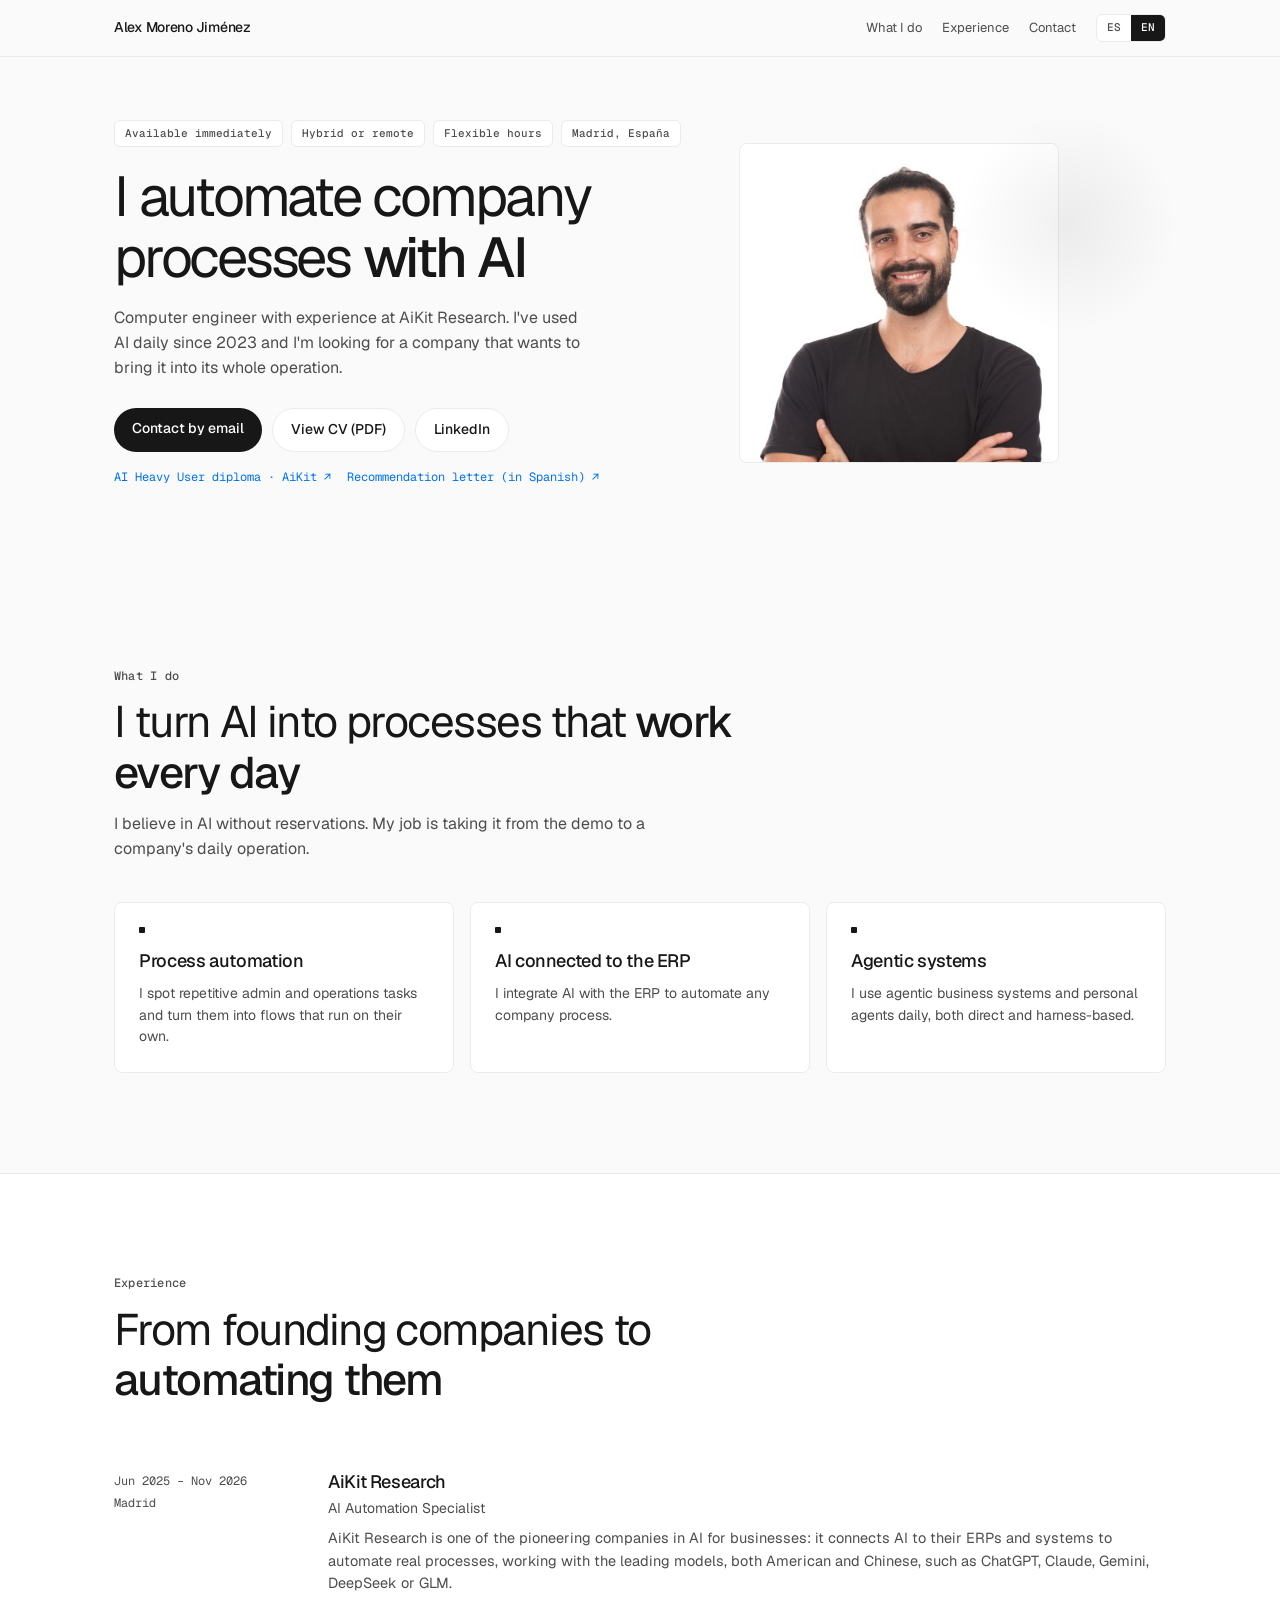
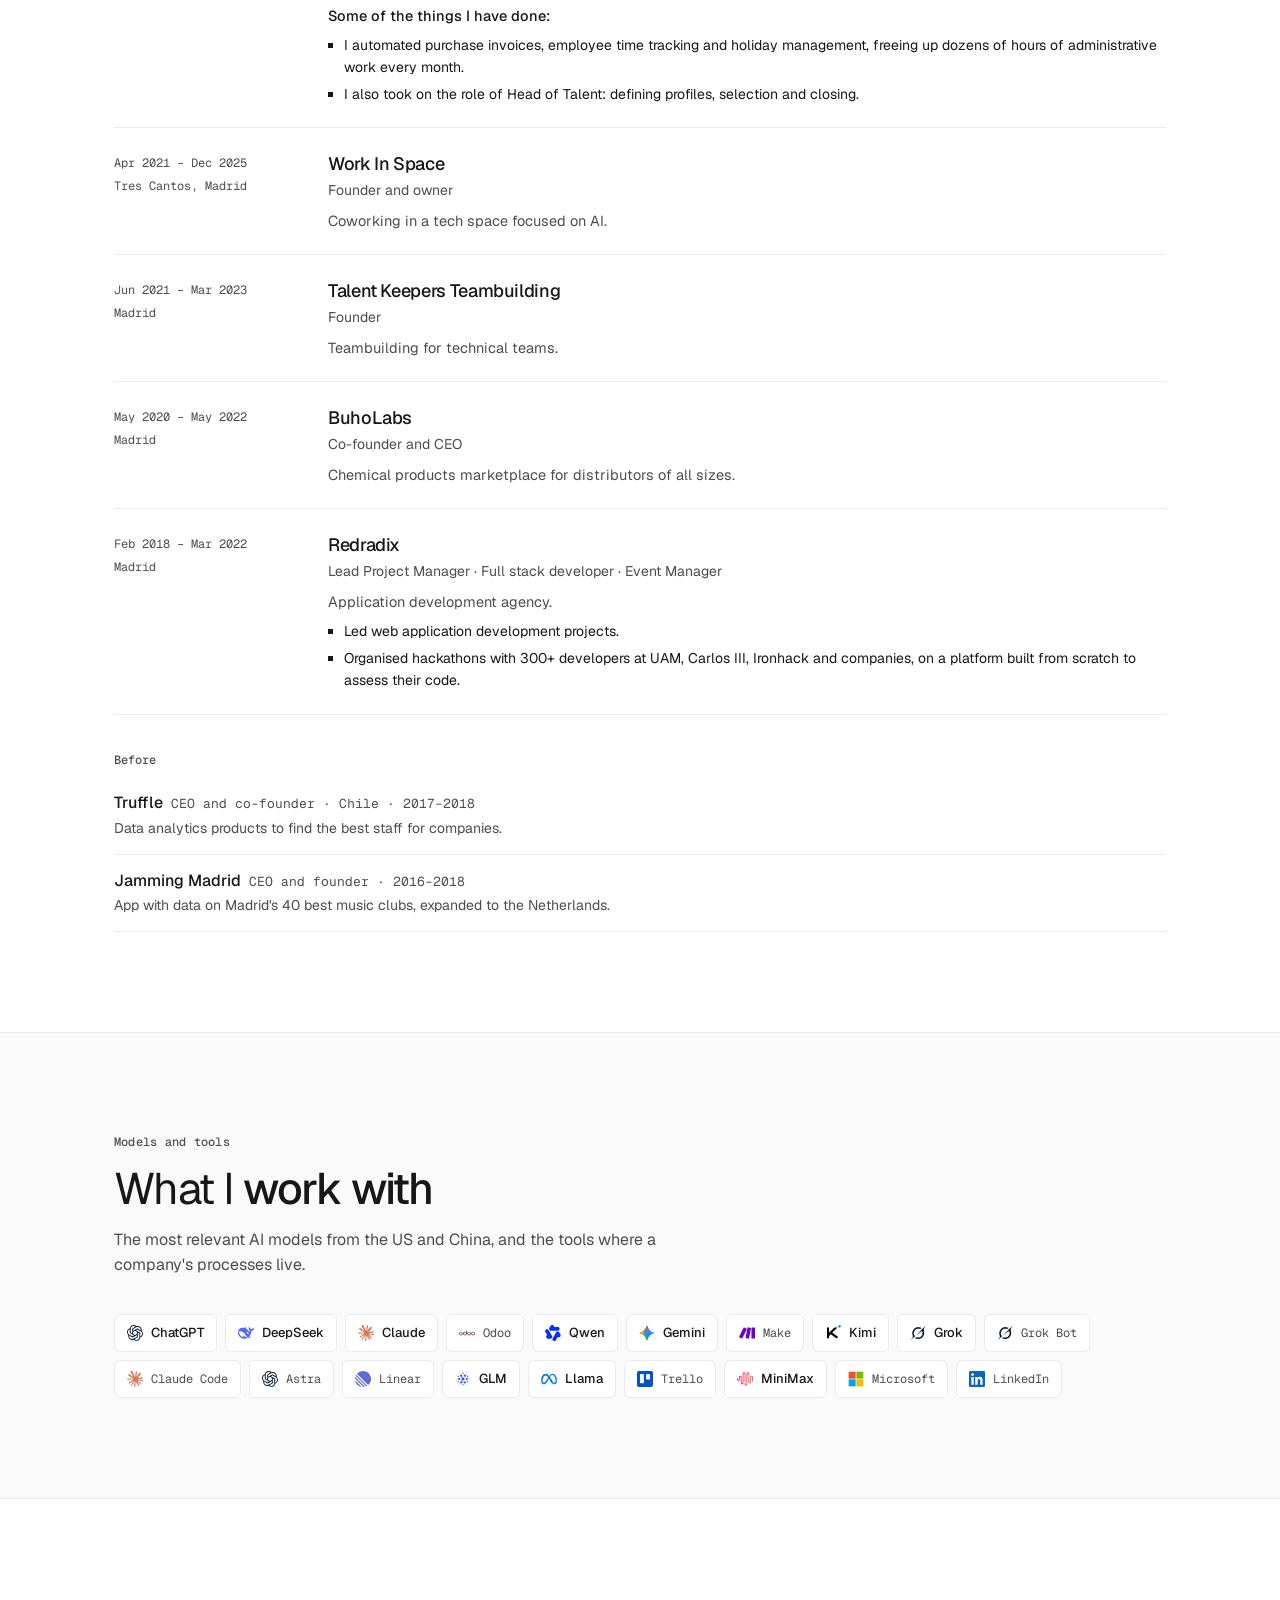
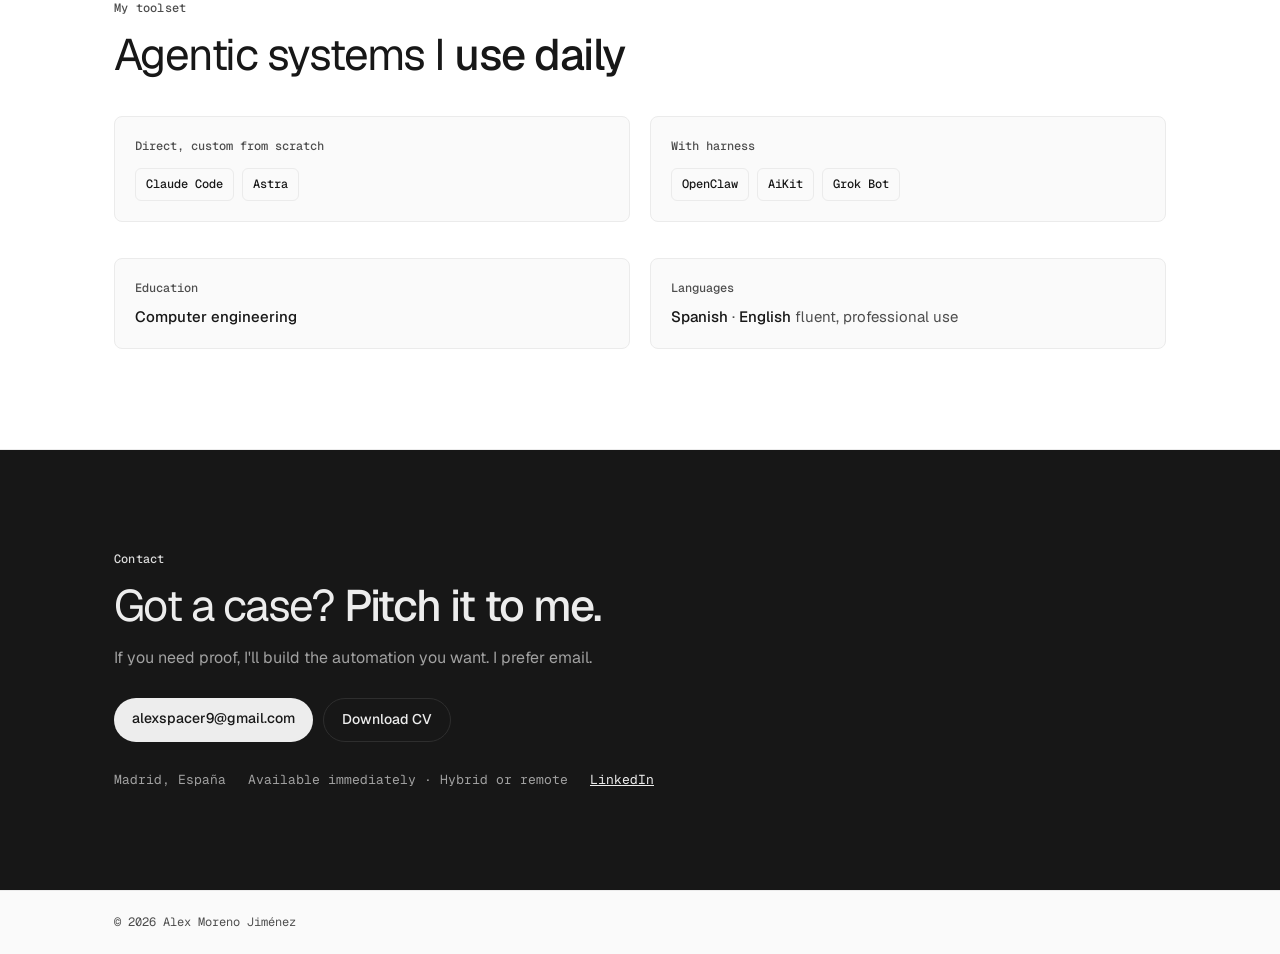
<file: index.html>
<!DOCTYPE html>
<html lang="es">
<head>
<meta charset="utf-8">
<meta name="viewport" content="width=device-width,initial-scale=1">
<title>Alex Moreno Jiménez · AI Automation Specialist</title>
<meta name="description" content="Ingeniero informático que automatiza procesos de empresa con IA. AI Automation Specialist en AiKit Research. Madrid, España.">
<link rel="icon" href="favicon.svg" type="image/svg+xml">
<link rel="icon" href="favicon-32.png" sizes="32x32" type="image/png">
<link rel="apple-touch-icon" href="apple-touch-icon.png">
<meta name="theme-color" content="#000000">
<style>
@font-face{font-family:Geist;src:url(fonts/Geist.woff2) format("woff2");font-weight:100 900;font-display:swap}
@font-face{font-family:"Geist Mono";src:url(fonts/GeistMono.woff2) format("woff2");font-weight:100 900;font-display:swap}
@font-face{font-family:Inter;src:url(fonts/Inter.ttf);font-weight:100 900;font-display:swap}
:root{
  --bg:#fafafa; --surface:#ffffff; --ink:#171717; --muted:#4d4d4d;
  --line:#ebebeb; --accent:#171717; --blue:#0070f3;
  --radius:8px; --button-radius:999px; --content:1100px; --theme:#000000;
}
*{box-sizing:border-box;margin:0;padding:0}
html{scroll-behavior:smooth}
body{font-family:Geist,Inter,system-ui,sans-serif;color:var(--ink);background:var(--bg);line-height:1.55;font-size:16px;-webkit-font-smoothing:antialiased}
a{color:inherit}
.wrap{max-width:var(--content);margin:0 auto;padding:0 24px}
nav{position:fixed;top:0;left:0;right:0;z-index:10;background:rgba(250,250,250,.8);backdrop-filter:blur(12px);border-bottom:1px solid var(--line)}
nav .wrap{display:flex;align-items:center;justify-content:space-between;height:56px}
.brand{font-weight:500;text-decoration:none;font-size:14px;letter-spacing:-.02em}
.links{display:flex;gap:20px;align-items:center;font-size:13px;font-weight:400}
.links a{text-decoration:none;color:var(--muted)}.links a:hover{color:var(--ink)}
.lang{display:flex;border:1px solid var(--line);border-radius:6px;overflow:hidden;background:var(--surface)}
.lang button{border:0;background:none;font:inherit;font-size:11px;font-weight:500;padding:4px 10px;color:var(--muted);cursor:pointer;font-family:"Geist Mono",ui-monospace,monospace}
.lang button.on{background:var(--ink);color:#fff}
.hero{padding:120px 0 80px;background:var(--bg);position:relative}
.hero::after{content:"";position:absolute;right:8%;top:20%;width:220px;height:220px;background:radial-gradient(circle,rgba(0,0,0,.06),transparent 70%);pointer-events:none}
.hero .wrap{display:grid;grid-template-columns:1.15fr .85fr;gap:48px;align-items:center}
.av{display:inline-flex;gap:8px;flex-wrap:wrap;margin-bottom:20px}
.av span{font-family:"Geist Mono",ui-monospace,monospace;font-size:11px;font-weight:500;color:var(--muted);border:1px solid var(--line);background:var(--surface);padding:4px 10px;border-radius:6px}
h1{font-size:clamp(36px,4.5vw,56px);line-height:1.08;font-weight:400;letter-spacing:-.04em;max-width:14ch}
h1 b{font-weight:500}
.tit{font-size:16px;font-weight:400;margin-top:18px;max-width:480px;color:var(--muted)}
.cta{display:flex;gap:10px;flex-wrap:wrap;margin-top:28px}
.btn{display:inline-block;text-decoration:none;font-weight:500;font-size:14px;padding:10px 18px;border-radius:var(--button-radius);transition:.15s}
.btn.p{background:var(--ink);color:#fff}.btn.p:hover{opacity:.85}
.btn.g{background:var(--surface);color:var(--ink);border:1px solid var(--line)}.btn.g:hover{border-color:#ccc}
.ph{width:100%;max-width:320px;aspect-ratio:1;border-radius:var(--radius);object-fit:cover;border:1px solid var(--line);background:var(--surface)}
.proof{display:flex;gap:16px;flex-wrap:wrap;margin-top:16px;font-size:13px}
.proof a{color:var(--blue);text-decoration:none;font-family:"Geist Mono",ui-monospace,monospace;font-size:12px}.proof a:hover{text-decoration:underline}
section{padding:100px 0}
.eyebrow{font-family:"Geist Mono",ui-monospace,monospace;font-size:12px;font-weight:500;color:var(--muted);margin-bottom:12px;letter-spacing:.02em}
h2{font-size:clamp(28px,3.5vw,44px);font-weight:400;letter-spacing:-.035em;line-height:1.15;max-width:700px}
h2 b{font-weight:500}
.lead{color:var(--muted);font-size:16px;max-width:560px;margin-top:14px}
.cards{display:grid;grid-template-columns:repeat(3,1fr);gap:16px;margin-top:40px}
.card{border:1px solid var(--line);border-radius:var(--radius);padding:24px;background:var(--surface)}
.dot{width:6px;height:6px;border-radius:1px;background:var(--ink);margin-bottom:14px}
.card h3{font-size:18px;font-weight:500;margin-bottom:8px;letter-spacing:-.02em}
.card p{color:var(--muted);font-size:14px}
.tint{background:var(--surface);border-top:1px solid var(--line);border-bottom:1px solid var(--line)}
.tl{margin-top:40px}
.tl article{display:grid;grid-template-columns:190px 1fr;gap:24px;padding:22px 0;border-bottom:1px solid var(--line)}
.tl .d{font-family:"Geist Mono",ui-monospace,monospace;font-size:12px;color:var(--muted)}.tl .d span{display:block;margin-top:4px}
.tl h3{font-size:18px;font-weight:500;letter-spacing:-.02em}
.tl .rol{color:var(--muted);font-size:14px;margin:2px 0 8px}
.tl p.x{color:var(--muted);font-size:14.5px}
.tl p.it{margin-top:10px;color:var(--ink);font-weight:500}
.tl ul{margin-top:8px;list-style:none}
.tl li{position:relative;padding-left:16px;font-size:14px;margin-top:5px}
.tl li:before{content:"";position:absolute;left:0;top:8px;width:5px;height:5px;background:var(--ink)}
.before{margin-top:36px}
.before h3{font-family:"Geist Mono",ui-monospace,monospace;font-size:12px;font-weight:500;color:var(--muted);margin-bottom:8px}
.before article{padding:14px 0;border-bottom:1px solid var(--line)}
.before h4{font-size:16px;font-weight:500;display:inline}
.before .m{color:var(--muted);font-size:13px;margin-left:8px;font-family:"Geist Mono",ui-monospace,monospace}
.before p{color:var(--muted);font-size:14px;margin-top:2px}
.pills{display:flex;flex-wrap:wrap;gap:8px;margin-top:12px}
.pills span{font-family:"Geist Mono",ui-monospace,monospace;background:var(--bg);border:1px solid var(--line);color:var(--ink);font-weight:500;font-size:12px;padding:6px 10px;border-radius:6px}
.two{display:grid;grid-template-columns:1fr 1fr;gap:20px;margin-top:36px}
.two > div{border:1px solid var(--line);border-radius:var(--radius);padding:20px;background:var(--bg)}
.two h3{font-family:"Geist Mono",ui-monospace,monospace;font-size:12px;font-weight:500;color:var(--muted)}
.two p{color:var(--muted);margin-top:8px;font-size:15px}.two p b{color:var(--ink);font-weight:500}
.cloud{list-style:none;display:flex;flex-wrap:wrap;gap:8px;margin-top:36px}
.cloud li{display:inline-flex;align-items:center;gap:8px;background:var(--surface);border:1px solid var(--line);border-radius:6px;padding:8px 12px;font-weight:500;font-size:13px}
.cloud li img{width:16px;height:16px;object-fit:contain}
.cloud li.t{font-family:"Geist Mono",ui-monospace,monospace;font-size:12px;font-weight:400;color:var(--muted)}
.contact{background:var(--ink);color:#ededed}
.contact .eyebrow{color:#a1a1a1}
.contact h2{color:#ededed}
.contact .lead{color:#a1a1a1}
.contact .btn.p{background:#ededed;color:#171717}
.contact .btn.g{background:transparent;border:1px solid #2e2e2e;color:#ededed}
.contact .meta{margin-top:28px;display:flex;gap:22px;flex-wrap:wrap;font-size:13px;color:#a1a1a1;font-family:"Geist Mono",ui-monospace,monospace}
.contact .meta a{color:#ededed}
footer{padding:22px 0;font-size:12px;color:var(--muted);font-family:"Geist Mono",ui-monospace,monospace;border-top:1px solid var(--line);background:var(--bg)}
@media(max-width:860px){
.links a.h{display:none}
.hero .wrap{grid-template-columns:1fr}
.ph{max-width:200px}
section{padding:64px 0}.cards,.two{grid-template-columns:1fr}
.tl article{grid-template-columns:1fr;gap:6px}
}

</style>
</head>
<body>
<nav id="nav"><div class="wrap">
<a class="brand" href="#top">Alex Moreno Jiménez</a>
<div class="links">
<a class="h" href="#hago" data-es="Qué hago" data-en="What I do">Qué hago</a>
<a class="h" href="#trayectoria" data-es="Trayectoria" data-en="Experience">Trayectoria</a>
<a class="h" href="#contacto" data-es="Contacto" data-en="Contact">Contacto</a>
<div class="lang"><button id="bes" class="on">ES</button><button id="ben">EN</button></div>
</div></div></nav>

<header class="hero" id="top"><div class="wrap">
<div class="hero-copy">
<div class="av"><span data-es="Disponibilidad inmediata" data-en="Available immediately">Disponibilidad inmediata</span><span data-es="Híbrido o remoto" data-en="Hybrid or remote">Híbrido o remoto</span><span data-es="Horario flexible" data-en="Flexible hours">Horario flexible</span><span>Madrid, España</span></div>
<h1 data-es="Automatizo procesos de empresa <b>con IA</b>" data-en="I automate company processes <b>with AI</b>">Automatizo procesos de empresa <b>con IA</b></h1>
<p class="tit" data-es="Ingeniero informático con experiencia en AiKit Research. Uso IA a diario desde 2023 y busco una empresa que quiera llevarla a toda su operación." data-en="Computer engineer with experience at AiKit Research. I've used AI daily since 2023 and I'm looking for a company that wants to bring it into its whole operation.">Ingeniero informático con experiencia en AiKit Research. Uso IA a diario desde 2023 y busco una empresa que quiera llevarla a toda su operación.</p>
<div class="cta">
<a class="btn p" href="mailto:alexspacer9@gmail.com" data-es="Contactar por correo" data-en="Contact by email">Contactar por correo</a>
<a class="btn g" id="cv" href="cv/CV_AlexMoreno_ES.pdf" data-es="Ver CV (PDF)" data-en="View CV (PDF)">Ver CV (PDF)</a>
<a class="btn g" href="https://www.linkedin.com/in/alex-moreno-jim%C3%A9nez-33b404128/" target="_blank" rel="noopener">LinkedIn</a>
</div>
<p class="proof"><a href="docs/Diploma_AIHeavyUser_AiKit.pdf" target="_blank" rel="noopener" data-es="Diploma AI Heavy User · AiKit ↗" data-en="AI Heavy User diploma · AiKit ↗">Diploma AI Heavy User · AiKit ↗</a><a href="docs/Carta_Recomendacion_AiKit.pdf" target="_blank" rel="noopener" data-es="Carta de recomendación ↗" data-en="Recommendation letter (in Spanish) ↗">Carta de recomendación ↗</a></p>
</div>
<img class="ph" src="foto.jpg" alt="Alex Moreno Jiménez">
</div></header>

<section id="hago"><div class="wrap">
<p class="eyebrow" data-es="Qué hago" data-en="What I do">Qué hago</p>
<h2 data-es="Convierto la IA en procesos que <b>funcionan cada día</b>" data-en="I turn AI into processes that <b>work every day</b>">Convierto la IA en procesos que <b>funcionan cada día</b></h2>
<p class="lead" data-es="Creo en la IA sin reservas. Mi trabajo es llevarla de la demo a la operación diaria de una empresa." data-en="I believe in AI without reservations. My job is taking it from the demo to a company's daily operation.">Creo en la IA sin reservas. Mi trabajo es llevarla de la demo a la operación diaria de una empresa.</p>
<div class="cards">
<div class="card"><div class="dot"></div><h3 data-es="Automatización de procesos" data-en="Process automation">Automatización de procesos</h3><p data-es="Detecto tareas repetitivas de administración y operación, y las convierto en flujos que funcionan solos." data-en="I spot repetitive admin and operations tasks and turn them into flows that run on their own.">Detecto tareas repetitivas de administración y operación, y las convierto en flujos que funcionan solos.</p></div>
<div class="card"><div class="dot"></div><h3 data-es="IA conectada al ERP" data-en="AI connected to the ERP">IA conectada al ERP</h3><p data-es="Integro la IA con el ERP para automatizar cualquier proceso de la empresa." data-en="I integrate AI with the ERP to automate any company process.">Integro la IA con el ERP para automatizar cualquier proceso de la empresa.</p></div>
<div class="card"><div class="dot"></div><h3 data-es="Sistemas agénticos" data-en="Agentic systems">Sistemas agénticos</h3><p data-es="Uso a diario sistemas agénticos empresariales y agentes personales, directos o con harness." data-en="I use agentic business systems and personal agents daily, both direct and harness-based.">Uso a diario sistemas agénticos empresariales y agentes personales, directos o con harness.</p></div>
</div>
</div></section>

<section class="tint" id="trayectoria"><div class="wrap">
<p class="eyebrow" data-es="Trayectoria" data-en="Experience">Trayectoria</p>
<h2 data-es="De fundar empresas a <b>automatizarlas</b>" data-en="From founding companies to <b>automating them</b>">De fundar empresas a <b>automatizarlas</b></h2>
<div class="tl">
<article><div class="d"><span data-es="jun. 2025 – nov. 2026" data-en="Jun 2025 – Nov 2026">jun. 2025 – nov. 2026</span><span>Madrid</span></div><div><h3>AiKit Research</h3><p class="rol" data-es="AI Automation Specialist" data-en="AI Automation Specialist">AI Automation Specialist</p><p class="x" data-es="AiKit Research es una de las empresas pioneras en IA para empresas: conecta la IA con sus ERP y sus sistemas para automatizar procesos reales, trabajando con los principales modelos, tanto estadounidenses como chinos, como ChatGPT, Claude, Gemini, DeepSeek o GLM." data-en="AiKit Research is one of the pioneering companies in AI for businesses: it connects AI to their ERPs and systems to automate real processes, working with the leading models, both American and Chinese, such as ChatGPT, Claude, Gemini, DeepSeek or GLM.">AiKit Research es una de las empresas pioneras en IA para empresas: conecta la IA con sus ERP y sus sistemas para automatizar procesos reales, trabajando con los principales modelos, tanto estadounidenses como chinos, como ChatGPT, Claude, Gemini, DeepSeek o GLM.</p><p class="x it" data-es="Algunas de las cosas que he hecho:" data-en="Some of the things I have done:">Algunas de las cosas que he hecho:</p><ul><li data-es="Automaticé las facturas de compras, el fichaje y la gestión de vacaciones, liberando decenas de horas al mes de trabajo administrativo." data-en="I automated purchase invoices, employee time tracking and holiday management, freeing up dozens of hours of administrative work every month.">Automaticé las facturas de compras, el fichaje y la gestión de vacaciones, liberando decenas de horas al mes de trabajo administrativo.</li><li data-es="Asumí también el rol de Head of Talent: definición de perfiles, selección y cierre." data-en="I also took on the role of Head of Talent: defining profiles, selection and closing.">Asumí también el rol de Head of Talent: definición de perfiles, selección y cierre.</li></ul></div></article>
<article><div class="d"><span data-es="abr. 2021 – dic. 2025" data-en="Apr 2021 – Dec 2025">abr. 2021 – dic. 2025</span><span>Tres Cantos, Madrid</span></div><div><h3>Work In Space</h3><p class="rol" data-es="Fundador y propietario" data-en="Founder and owner">Fundador y propietario</p><p class="x" data-es="Coworking en espacio tecnológico centrado en IA." data-en="Coworking in a tech space focused on AI.">Coworking en espacio tecnológico centrado en IA.</p></div></article>
<article><div class="d"><span data-es="jun. 2021 – mar. 2023" data-en="Jun 2021 – Mar 2023">jun. 2021 – mar. 2023</span><span>Madrid</span></div><div><h3>Talent Keepers Teambuilding</h3><p class="rol" data-es="Fundador" data-en="Founder">Fundador</p><p class="x" data-es="Teambuilding para equipos técnicos." data-en="Teambuilding for technical teams.">Teambuilding para equipos técnicos.</p></div></article>
<article><div class="d"><span data-es="may. 2020 – may. 2022" data-en="May 2020 – May 2022">may. 2020 – may. 2022</span><span>Madrid</span></div><div><h3>BuhoLabs</h3><p class="rol" data-es="Cofundador y CEO" data-en="Co-founder and CEO">Cofundador y CEO</p><p class="x" data-es="Marketplace de productos químicos para distribuidores de todos los tamaños." data-en="Chemical products marketplace for distributors of all sizes.">Marketplace de productos químicos para distribuidores de todos los tamaños.</p></div></article>
<article><div class="d"><span data-es="feb. 2018 – mar. 2022" data-en="Feb 2018 – Mar 2022">feb. 2018 – mar. 2022</span><span>Madrid</span></div><div><h3>Redradix</h3><p class="rol" data-es="Lead Project Manager · Desarrollador full stack · Event Manager" data-en="Lead Project Manager · Full stack developer · Event Manager">Lead Project Manager · Desarrollador full stack · Event Manager</p><p class="x" data-es="Agencia de desarrollo de aplicaciones." data-en="Application development agency.">Agencia de desarrollo de aplicaciones.</p>
<ul><li data-es="Lideré proyectos de desarrollo de aplicaciones web." data-en="Led web application development projects.">Lideré proyectos de desarrollo de aplicaciones web.</li>
<li data-es="Organicé hackathons con más de 300 desarrolladores en la UAM, la Carlos III, Ironhack y empresas, con una plataforma creada desde cero para evaluar su código." data-en="Organised hackathons with 300+ developers at UAM, Carlos III, Ironhack and companies, on a platform built from scratch to assess their code.">Organicé hackathons con más de 300 desarrolladores en la UAM, la Carlos III, Ironhack y empresas, con una plataforma creada desde cero para evaluar su código.</li></ul></div></article>
</div>
<div class="before">
<h3 data-es="Antes" data-en="Before">Antes</h3>
<article><h4>Truffle</h4><span class="m" data-es="CEO y cofundador · Chile · 2017–2018" data-en="CEO and co-founder · Chile · 2017–2018">CEO y cofundador · Chile · 2017–2018</span><p data-es="Productos de análisis de datos para encontrar al mejor personal para las empresas." data-en="Data analytics products to find the best staff for companies.">Productos de análisis de datos para encontrar al mejor personal para las empresas.</p></article>
<article><h4>Jamming Madrid</h4><span class="m" data-es="CEO y fundador · 2016–2018" data-en="CEO and founder · 2016–2018">CEO y fundador · 2016–2018</span><p data-es="App con los datos de los 40 mejores clubes de música de Madrid, ampliada a Países Bajos." data-en="App with data on Madrid's 40 best music clubs, expanded to the Netherlands.">App con los datos de los 40 mejores clubes de música de Madrid, ampliada a Países Bajos.</p></article>
</div>
</div></section>

<section id="stack"><div class="wrap">
<p class="eyebrow" data-es="Modelos y herramientas" data-en="Models and tools">Modelos y herramientas</p>
<h2 data-es="Con lo que <b>trabajo</b>" data-en="What I <b>work with</b>">Con lo que <b>trabajo</b></h2>
<p class="lead" data-es="Los modelos de IA más relevantes de EE. UU. y China, y las herramientas donde viven los procesos de una empresa." data-en="The most relevant AI models from the US and China, and the tools where a company's processes live.">Los modelos de IA más relevantes de EE. UU. y China, y las herramientas donde viven los procesos de una empresa.</p>
<ul class="cloud">
<li class="m l" style="--d:0s"><img src="logos/openai.svg" alt="">ChatGPT</li>
<li class="m" style="--d:-1.4s"><img src="logos/deepseek-color.svg" alt="">DeepSeek</li>
<li class="m l" style="--d:-3s"><img src="logos/claude-color.svg" alt="">Claude</li>
<li class="t" style="--d:-2s"><img src="logos/odoo.svg" alt="">Odoo</li>
<li class="m" style="--d:-4.2s"><img src="logos/qwen-color.svg" alt="">Qwen</li>
<li class="m l" style="--d:-.8s"><img src="logos/gemini-color.svg" alt="">Gemini</li>
<li class="t" style="--d:-3.6s"><img src="logos/make.svg" alt="">Make</li>
<li class="m" style="--d:-5s"><img src="logos/kimi-color.svg" alt="">Kimi</li>
<li class="m l" style="--d:-2.4s"><img src="logos/grok.svg" alt="">Grok</li>
<li class="t" style="--d:-1.7s"><img src="logos/grok.svg" alt="">Grok Bot</li>
<li class="t" style="--d:-2.6s"><img src="logos/claude-color.svg" alt="">Claude Code</li>
<li class="t" style="--d:-3.9s"><img src="logos/openai.svg" alt="">Astra</li>
<li class="t" style="--d:-4.6s"><img src="logos/linear.svg" alt="">Linear</li>
<li class="m" style="--d:-1s"><img src="logos/zhipu-color.svg" alt="">GLM</li>
<li class="m" style="--d:-3.3s"><img src="logos/meta-color.svg" alt="">Llama</li>
<li class="t" style="--d:-5.4s"><img src="logos/trello.svg" alt="">Trello</li>
<li class="m" style="--d:-2.8s"><img src="logos/minimax-color.svg" alt="">MiniMax</li>
<li class="t" style="--d:-.4s"><img src="logos/microsoft.svg" alt="">Microsoft</li>
<li class="t" style="--d:-4s"><img src="logos/linkedin.svg" alt="">LinkedIn</li>
</ul>
</div></section>

<section class="tint" id="set"><div class="wrap">
<p class="eyebrow" data-es="Mi set de trabajo" data-en="My toolset">Mi set de trabajo</p>
<h2 data-es="Sistemas agénticos que <b>uso a diario</b>" data-en="Agentic systems I <b>use daily</b>">Sistemas agénticos que <b>uso a diario</b></h2>
<div class="two">
<div><h3 data-es="Directos, a medida desde cero" data-en="Direct, custom from scratch">Directos, a medida desde cero</h3><div class="pills"><span>Claude Code</span><span>Astra</span></div></div>
<div><h3 data-es="Con harness" data-en="With harness">Con harness</h3><div class="pills"><span>OpenClaw</span><span>AiKit</span><span>Grok Bot</span></div></div>
</div>
<div class="two">
<div><h3 data-es="Formación" data-en="Education">Formación</h3><p data-es="<b>Ingeniería informática</b>" data-en="<b>Computer engineering</b>"><b>Ingeniería informática</b></p></div>
<div><h3 data-es="Idiomas" data-en="Languages">Idiomas</h3><p data-es="<b>Español</b> · <b>Inglés</b> fluido, uso profesional" data-en="<b>Spanish</b> · <b>English</b> fluent, professional use"><b>Español</b> · <b>Inglés</b> fluido, uso profesional</p></div>
</div>
</div></section>

<section class="contact" id="contacto"><div class="wrap">
<p class="eyebrow" style="color:#fff;opacity:.85" data-es="Contacto" data-en="Contact">Contacto</p>
<h2 data-es="¿Tienes un caso? <b>Propónmelo.</b>" data-en="Got a case? <b>Pitch it to me.</b>">¿Tienes un caso? <b>Propónmelo.</b></h2>
<p class="lead" data-es="Si hace falta una prueba, hago la automatización que queráis. Prefiero el contacto por correo." data-en="If you need proof, I'll build the automation you want. I prefer email.">Si hace falta una prueba, hago la automatización que queráis. Prefiero el contacto por correo.</p>
<div class="cta"><a class="btn p" href="mailto:alexspacer9@gmail.com">alexspacer9@gmail.com</a><a class="btn g" id="cv2" href="cv/CV_AlexMoreno_ES.pdf" data-es="Descargar CV" data-en="Download CV">Descargar CV</a></div>
<div class="meta"><span>Madrid, España</span><span data-es="Disponibilidad inmediata · Híbrido o remoto" data-en="Available immediately · Hybrid or remote">Disponibilidad inmediata · Híbrido o remoto</span><a href="https://www.linkedin.com/in/alex-moreno-jim%C3%A9nez-33b404128/" target="_blank" rel="noopener">LinkedIn</a></div>
</div></section>
<footer><div class="wrap">© 2026 Alex Moreno Jiménez</div></footer>
<script>
const nav=document.getElementById('nav');
const sc=()=>nav.classList.toggle('s',scrollY>40);addEventListener('scroll',sc);sc();
function setLang(l){
  document.documentElement.lang=l;
  document.querySelectorAll('[data-'+l+']').forEach(e=>e.innerHTML=e.getAttribute('data-'+l));
  document.getElementById('bes').classList.toggle('on',l==='es');
  document.getElementById('ben').classList.toggle('on',l==='en');
  const u='cv/CV_AlexMoreno_'+l.toUpperCase()+'.pdf';
  const cv=document.getElementById('cv'), cv2=document.getElementById('cv2');
  if(cv)cv.href=u; if(cv2)cv2.href=u;
  localStorage.setItem('lang',l);
}
document.getElementById('bes').onclick=()=>setLang('es');
document.getElementById('ben').onclick=()=>setLang('en');
const q=new URLSearchParams(location.search).get('lang');
const s=q||localStorage.getItem('lang')||(navigator.language.startsWith('en')?'en':'es');
if(s==='en')setLang('en');
</script>
</body>
</html>
</file>
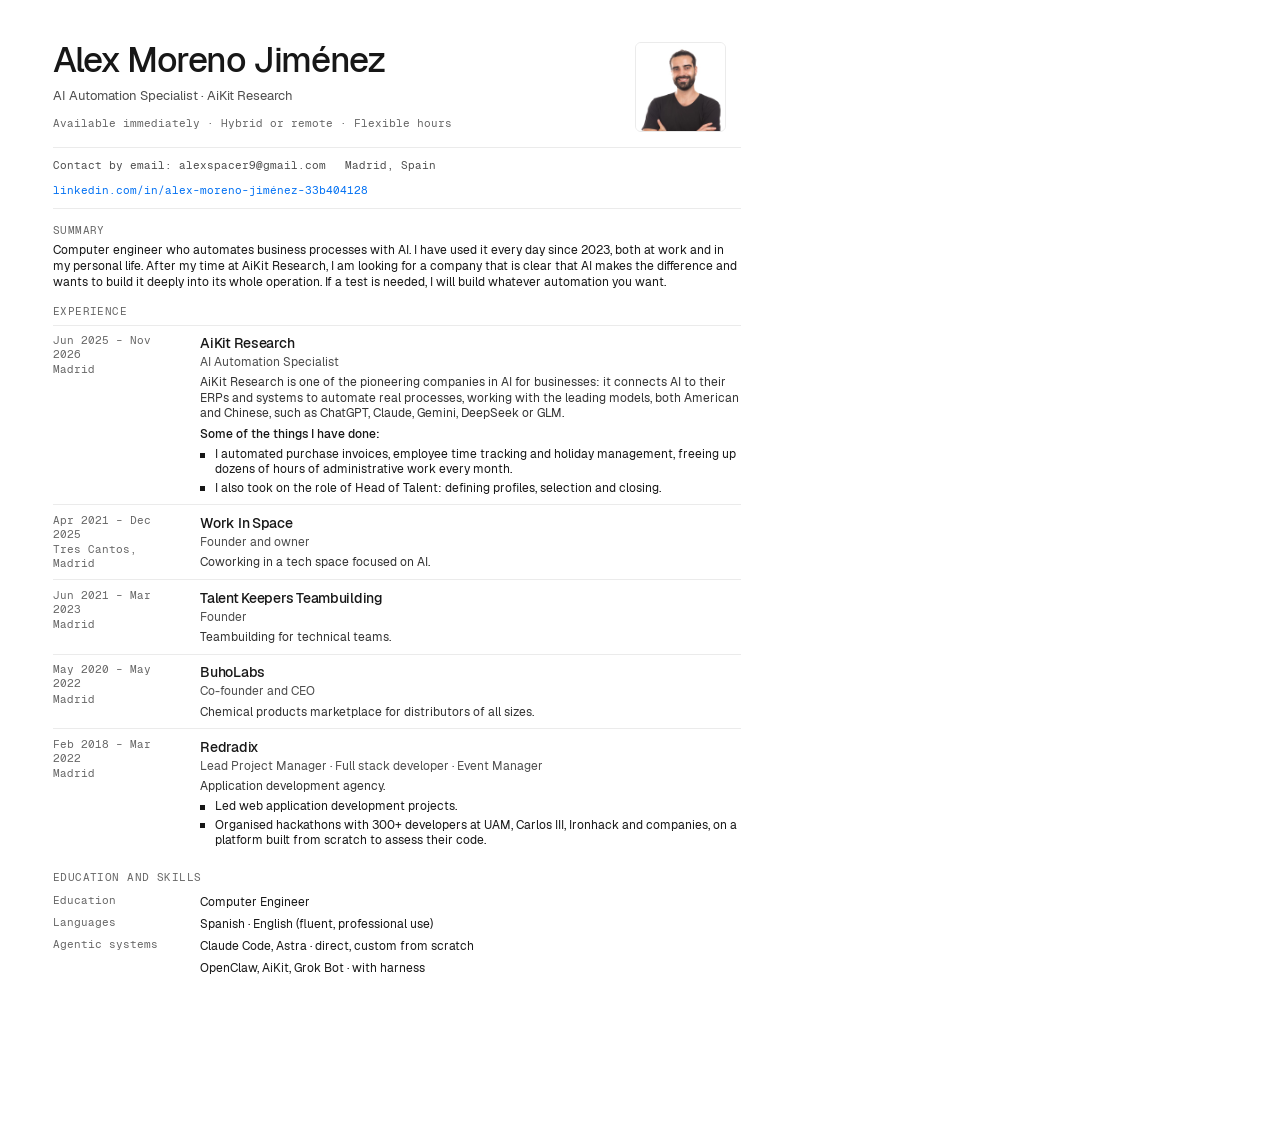
<file: cv/cv-en.html>
<!DOCTYPE html><html lang="en"><head><meta charset="utf-8">
<title>Alex Moreno Jiménez – CV</title><style>@font-face{font-family:Geist;src:url(../fonts/Geist-Regular.ttf);font-weight:400}
@font-face{font-family:Geist;src:url(../fonts/Geist-Medium.ttf);font-weight:500}
@font-face{font-family:Geist;src:url(../fonts/Geist-SemiBold.ttf);font-weight:600}
@font-face{font-family:"Geist Mono";src:url(../fonts/GeistMono-Regular.ttf);font-weight:400}
@font-face{font-family:Inter;src:url(../fonts/Inter.ttf);font-weight:100 900}
@page{size:210mm 297mm;margin:0}
*{box-sizing:border-box;margin:0;padding:0}
html,body{margin:0;background:#fff}
.page{width:210mm;min-height:297mm;padding:14mm;font-family:Geist,Inter,sans-serif;color:#171717;background:#fff;position:relative}
header{display:grid;grid-template-columns:1fr 28mm;gap:8mm;align-items:start;padding-bottom:5mm;border-bottom:1px solid #ebebeb}
h1{font-size:26pt;font-weight:500;letter-spacing:-.04em;line-height:1.05}
.tit{font-size:10pt;color:#4d4d4d;margin-top:2.5mm;font-weight:400}
.av{font-family:"Geist Mono",ui-monospace,monospace;font-size:8pt;color:#666;margin-top:3mm}
.ph{width:28mm;height:28mm;border-radius:6px;object-fit:cover;border:1px solid #ebebeb}
.ct{display:flex;flex-wrap:wrap;gap:3mm 5mm;font-size:8pt;color:#4d4d4d;padding:3mm 0 4.5mm;font-family:"Geist Mono",ui-monospace,monospace;border-bottom:1px solid #ebebeb}
.ct a{color:#0070f3;text-decoration:none}
h2{font-family:"Geist Mono",ui-monospace,monospace;font-size:8pt;font-weight:500;color:#666;margin:5mm 0 2.5mm;letter-spacing:.04em;text-transform:uppercase}
.perfil{font-size:9.5pt;line-height:1.35;color:#171717}
article{display:grid;grid-template-columns:34mm 1fr;gap:5mm;padding:3mm 0;border-top:1px solid #ebebeb}
.d{font-family:"Geist Mono",ui-monospace,monospace;font-size:8pt;color:#666;line-height:1.3}.d span{display:block;margin-top:.5mm}
h3{font-size:10.5pt;font-weight:500;letter-spacing:-.02em}
.rol{font-size:9pt;color:#4d4d4d;margin:.5mm 0 1.5mm}
.desc{font-size:9.5pt;line-height:1.32;color:#333}
.intro{font-size:9.5pt;font-weight:500;margin-top:1.5mm}
ul{margin-top:1.2mm;list-style:none}
li{position:relative;padding-left:4mm;font-size:9.5pt;line-height:1.32;margin-top:.8mm}
li:before{content:"";position:absolute;left:0;top:1.5mm;width:1.3mm;height:1.3mm;background:#171717}
.kv{display:grid;grid-template-columns:36mm 1fr;gap:3mm;padding:1.2mm 0;font-size:9.5pt}
.kv .d{font-family:"Geist Mono",ui-monospace,monospace;color:#666;font-size:8pt}


/* compact to fit A4 single page */
.page{padding-top:11mm!important;padding-bottom:10mm!important}
header,.hdr{padding-bottom:4mm!important}
.ct{padding-top:2.5mm!important;padding-bottom:3mm!important}
h2{margin:3.5mm 0 1.8mm!important}
article{padding:2.2mm 0!important}
.perfil{font-size:9.2pt!important;line-height:1.28!important}
.desc,.intro,li{font-size:9pt!important;line-height:1.28!important}
.kv{padding:.8mm 0!important;font-size:9pt!important}
h1{font-size:26pt!important}
.ph{width:24mm!important;height:24mm!important}
.band{margin-bottom:7mm!important}
.hdr{padding-top:9mm!important;padding-bottom:8mm!important}
.body{padding-top:4mm!important}
</style></head><body>
<div class="page"><header><div><h1>Alex Moreno Jiménez</h1><p class="tit">AI Automation Specialist · AiKit Research</p><p class="av">Available immediately · Hybrid or remote · Flexible hours</p></div>
<img class="ph" src="../foto.jpg" alt="Alex Moreno Jiménez"></header>
<div class="ct"><span>Contact by email: alexspacer9@gmail.com</span><span>Madrid, Spain</span><span><a href="https://www.linkedin.com/in/alex-moreno-jiménez-33b404128/">linkedin.com/in/alex-moreno-jiménez-33b404128</a></span></div>
<section><h2>Summary</h2><p class="perfil">Computer engineer who automates business processes with AI. I have used it every day since 2023, both at work and in my personal life. After my time at AiKit Research, I am looking for a company that is clear that AI makes the difference and wants to build it deeply into its whole operation. If a test is needed, I will build whatever automation you want.</p></section>
<section class="exp"><h2>Experience</h2><article><div class="d">Jun 2025 – Nov 2026<span>Madrid</span></div><div><h3>AiKit Research</h3><p class="rol">AI Automation Specialist</p><p class="desc">AiKit Research is one of the pioneering companies in AI for businesses: it connects AI to their ERPs and systems to automate real processes, working with the leading models, both American and Chinese, such as ChatGPT, Claude, Gemini, DeepSeek or GLM.</p><p class="intro">Some of the things I have done:</p><ul><li>I automated purchase invoices, employee time tracking and holiday management, freeing up dozens of hours of administrative work every month.</li><li>I also took on the role of Head of Talent: defining profiles, selection and closing.</li></ul></div></article><article><div class="d">Apr 2021 – Dec 2025<span>Tres Cantos, Madrid</span></div><div><h3>Work In Space</h3><p class="rol">Founder and owner</p><p class="desc">Coworking in a tech space focused on AI.</p></div></article><article><div class="d">Jun 2021 – Mar 2023<span>Madrid</span></div><div><h3>Talent Keepers Teambuilding</h3><p class="rol">Founder</p><p class="desc">Teambuilding for technical teams.</p></div></article><article><div class="d">May 2020 – May 2022<span>Madrid</span></div><div><h3>BuhoLabs</h3><p class="rol">Co-founder and CEO</p><p class="desc">Chemical products marketplace for distributors of all sizes.</p></div></article><article><div class="d">Feb 2018 – Mar 2022<span>Madrid</span></div><div><h3>Redradix</h3><p class="rol">Lead Project Manager · Full stack developer · Event Manager</p><p class="desc">Application development agency.</p><ul><li>Led web application development projects.</li><li>Organised hackathons with 300+ developers at UAM, Carlos III, Ironhack and companies, on a platform built from scratch to assess their code.</li></ul></div></article></section>
<section><h2>Education and skills</h2><div class="kv"><div class="d">Education</div><div>Computer Engineer</div></div><div class="kv"><div class="d">Languages</div><div>Spanish · English (fluent, professional use)</div></div><div class="kv"><div class="d">Agentic systems</div><div>Claude Code, Astra · direct, custom from scratch</div></div><div class="kv"><div class="d"></div><div>OpenClaw, AiKit, Grok Bot · with harness</div></div></section>
</div></body></html>
</file>
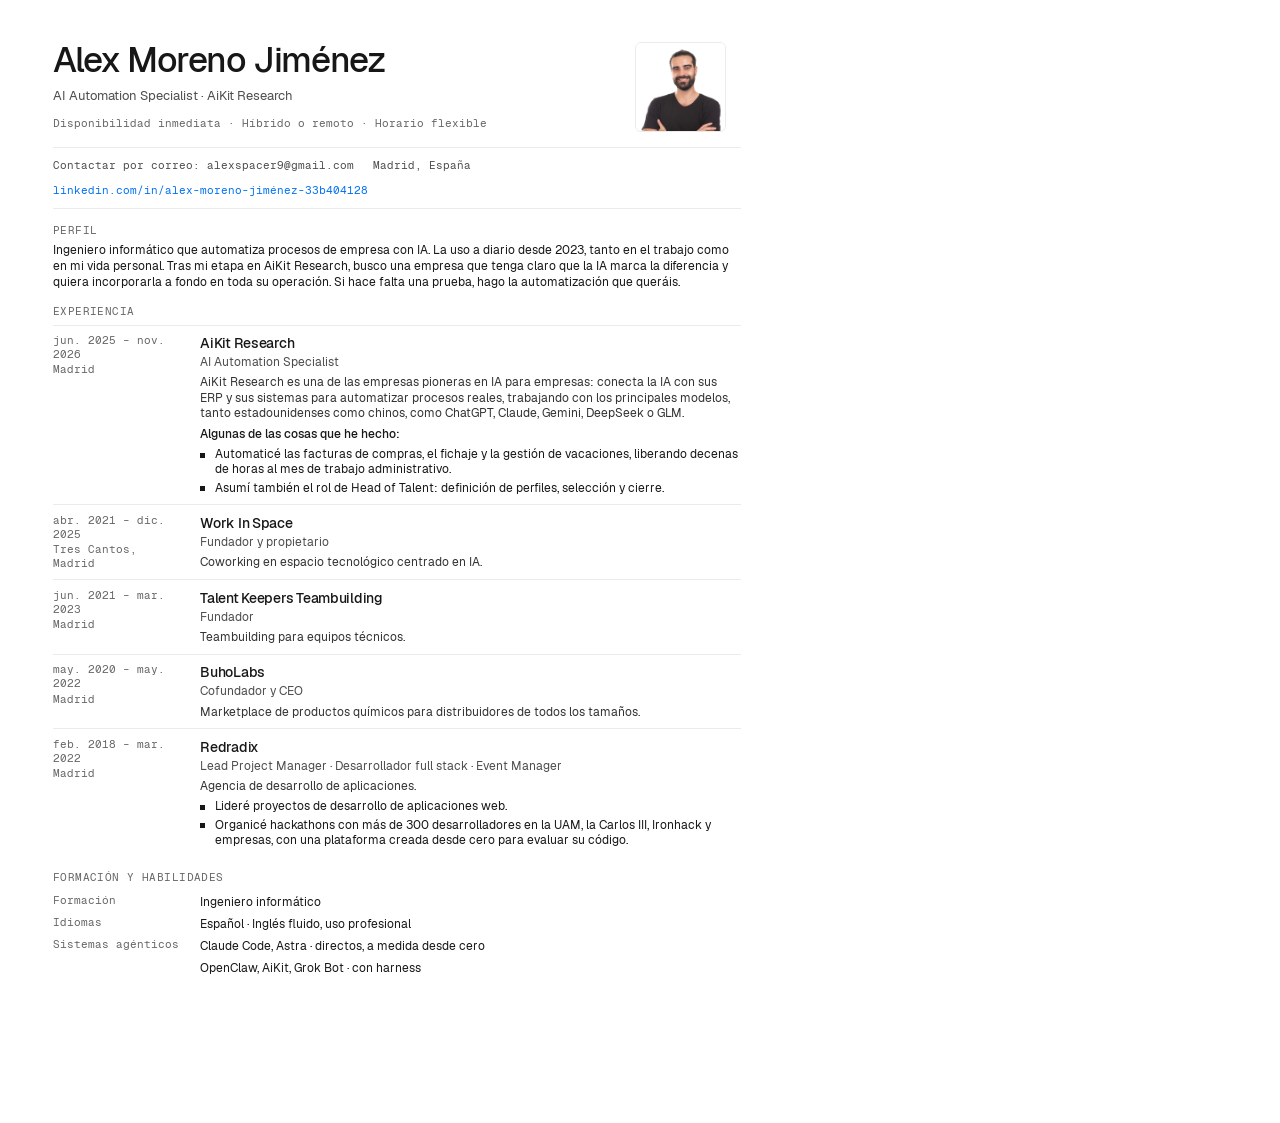
<file: cv/cv-es.html>
<!DOCTYPE html><html lang="es"><head><meta charset="utf-8">
<title>Alex Moreno Jiménez – CV</title><style>@font-face{font-family:Geist;src:url(../fonts/Geist-Regular.ttf);font-weight:400}
@font-face{font-family:Geist;src:url(../fonts/Geist-Medium.ttf);font-weight:500}
@font-face{font-family:Geist;src:url(../fonts/Geist-SemiBold.ttf);font-weight:600}
@font-face{font-family:"Geist Mono";src:url(../fonts/GeistMono-Regular.ttf);font-weight:400}
@font-face{font-family:Inter;src:url(../fonts/Inter.ttf);font-weight:100 900}
@page{size:210mm 297mm;margin:0}
*{box-sizing:border-box;margin:0;padding:0}
html,body{margin:0;background:#fff}
.page{width:210mm;min-height:297mm;padding:14mm;font-family:Geist,Inter,sans-serif;color:#171717;background:#fff;position:relative}
header{display:grid;grid-template-columns:1fr 28mm;gap:8mm;align-items:start;padding-bottom:5mm;border-bottom:1px solid #ebebeb}
h1{font-size:26pt;font-weight:500;letter-spacing:-.04em;line-height:1.05}
.tit{font-size:10pt;color:#4d4d4d;margin-top:2.5mm;font-weight:400}
.av{font-family:"Geist Mono",ui-monospace,monospace;font-size:8pt;color:#666;margin-top:3mm}
.ph{width:28mm;height:28mm;border-radius:6px;object-fit:cover;border:1px solid #ebebeb}
.ct{display:flex;flex-wrap:wrap;gap:3mm 5mm;font-size:8pt;color:#4d4d4d;padding:3mm 0 4.5mm;font-family:"Geist Mono",ui-monospace,monospace;border-bottom:1px solid #ebebeb}
.ct a{color:#0070f3;text-decoration:none}
h2{font-family:"Geist Mono",ui-monospace,monospace;font-size:8pt;font-weight:500;color:#666;margin:5mm 0 2.5mm;letter-spacing:.04em;text-transform:uppercase}
.perfil{font-size:9.5pt;line-height:1.35;color:#171717}
article{display:grid;grid-template-columns:34mm 1fr;gap:5mm;padding:3mm 0;border-top:1px solid #ebebeb}
.d{font-family:"Geist Mono",ui-monospace,monospace;font-size:8pt;color:#666;line-height:1.3}.d span{display:block;margin-top:.5mm}
h3{font-size:10.5pt;font-weight:500;letter-spacing:-.02em}
.rol{font-size:9pt;color:#4d4d4d;margin:.5mm 0 1.5mm}
.desc{font-size:9.5pt;line-height:1.32;color:#333}
.intro{font-size:9.5pt;font-weight:500;margin-top:1.5mm}
ul{margin-top:1.2mm;list-style:none}
li{position:relative;padding-left:4mm;font-size:9.5pt;line-height:1.32;margin-top:.8mm}
li:before{content:"";position:absolute;left:0;top:1.5mm;width:1.3mm;height:1.3mm;background:#171717}
.kv{display:grid;grid-template-columns:36mm 1fr;gap:3mm;padding:1.2mm 0;font-size:9.5pt}
.kv .d{font-family:"Geist Mono",ui-monospace,monospace;color:#666;font-size:8pt}


/* compact to fit A4 single page */
.page{padding-top:11mm!important;padding-bottom:10mm!important}
header,.hdr{padding-bottom:4mm!important}
.ct{padding-top:2.5mm!important;padding-bottom:3mm!important}
h2{margin:3.5mm 0 1.8mm!important}
article{padding:2.2mm 0!important}
.perfil{font-size:9.2pt!important;line-height:1.28!important}
.desc,.intro,li{font-size:9pt!important;line-height:1.28!important}
.kv{padding:.8mm 0!important;font-size:9pt!important}
h1{font-size:26pt!important}
.ph{width:24mm!important;height:24mm!important}
.band{margin-bottom:7mm!important}
.hdr{padding-top:9mm!important;padding-bottom:8mm!important}
.body{padding-top:4mm!important}
</style></head><body>
<div class="page"><header><div><h1>Alex Moreno Jiménez</h1><p class="tit">AI Automation Specialist · AiKit Research</p><p class="av">Disponibilidad inmediata · Híbrido o remoto · Horario flexible</p></div>
<img class="ph" src="../foto.jpg" alt="Alex Moreno Jiménez"></header>
<div class="ct"><span>Contactar por correo: alexspacer9@gmail.com</span><span>Madrid, España</span><span><a href="https://www.linkedin.com/in/alex-moreno-jiménez-33b404128/">linkedin.com/in/alex-moreno-jiménez-33b404128</a></span></div>
<section><h2>Perfil</h2><p class="perfil">Ingeniero informático que automatiza procesos de empresa con IA. La uso a diario desde 2023, tanto en el trabajo como en mi vida personal. Tras mi etapa en AiKit Research, busco una empresa que tenga claro que la IA marca la diferencia y quiera incorporarla a fondo en toda su operación. Si hace falta una prueba, hago la automatización que queráis.</p></section>
<section class="exp"><h2>Experiencia</h2><article><div class="d">jun. 2025 – nov. 2026<span>Madrid</span></div><div><h3>AiKit Research</h3><p class="rol">AI Automation Specialist</p><p class="desc">AiKit Research es una de las empresas pioneras en IA para empresas: conecta la IA con sus ERP y sus sistemas para automatizar procesos reales, trabajando con los principales modelos, tanto estadounidenses como chinos, como ChatGPT, Claude, Gemini, DeepSeek o GLM.</p><p class="intro">Algunas de las cosas que he hecho:</p><ul><li>Automaticé las facturas de compras, el fichaje y la gestión de vacaciones, liberando decenas de horas al mes de trabajo administrativo.</li><li>Asumí también el rol de Head of Talent: definición de perfiles, selección y cierre.</li></ul></div></article><article><div class="d">abr. 2021 – dic. 2025<span>Tres Cantos, Madrid</span></div><div><h3>Work In Space</h3><p class="rol">Fundador y propietario</p><p class="desc">Coworking en espacio tecnológico centrado en IA.</p></div></article><article><div class="d">jun. 2021 – mar. 2023<span>Madrid</span></div><div><h3>Talent Keepers Teambuilding</h3><p class="rol">Fundador</p><p class="desc">Teambuilding para equipos técnicos.</p></div></article><article><div class="d">may. 2020 – may. 2022<span>Madrid</span></div><div><h3>BuhoLabs</h3><p class="rol">Cofundador y CEO</p><p class="desc">Marketplace de productos químicos para distribuidores de todos los tamaños.</p></div></article><article><div class="d">feb. 2018 – mar. 2022<span>Madrid</span></div><div><h3>Redradix</h3><p class="rol">Lead Project Manager · Desarrollador full stack · Event Manager</p><p class="desc">Agencia de desarrollo de aplicaciones.</p><ul><li>Lideré proyectos de desarrollo de aplicaciones web.</li><li>Organicé hackathons con más de 300 desarrolladores en la UAM, la Carlos III, Ironhack y empresas, con una plataforma creada desde cero para evaluar su código.</li></ul></div></article></section>
<section><h2>Formación y habilidades</h2><div class="kv"><div class="d">Formación</div><div>Ingeniero informático</div></div><div class="kv"><div class="d">Idiomas</div><div>Español · Inglés fluido, uso profesional</div></div><div class="kv"><div class="d">Sistemas agénticos</div><div>Claude Code, Astra · directos, a medida desde cero</div></div><div class="kv"><div class="d"></div><div>OpenClaw, AiKit, Grok Bot · con harness</div></div></section>
</div></body></html>
</file>
